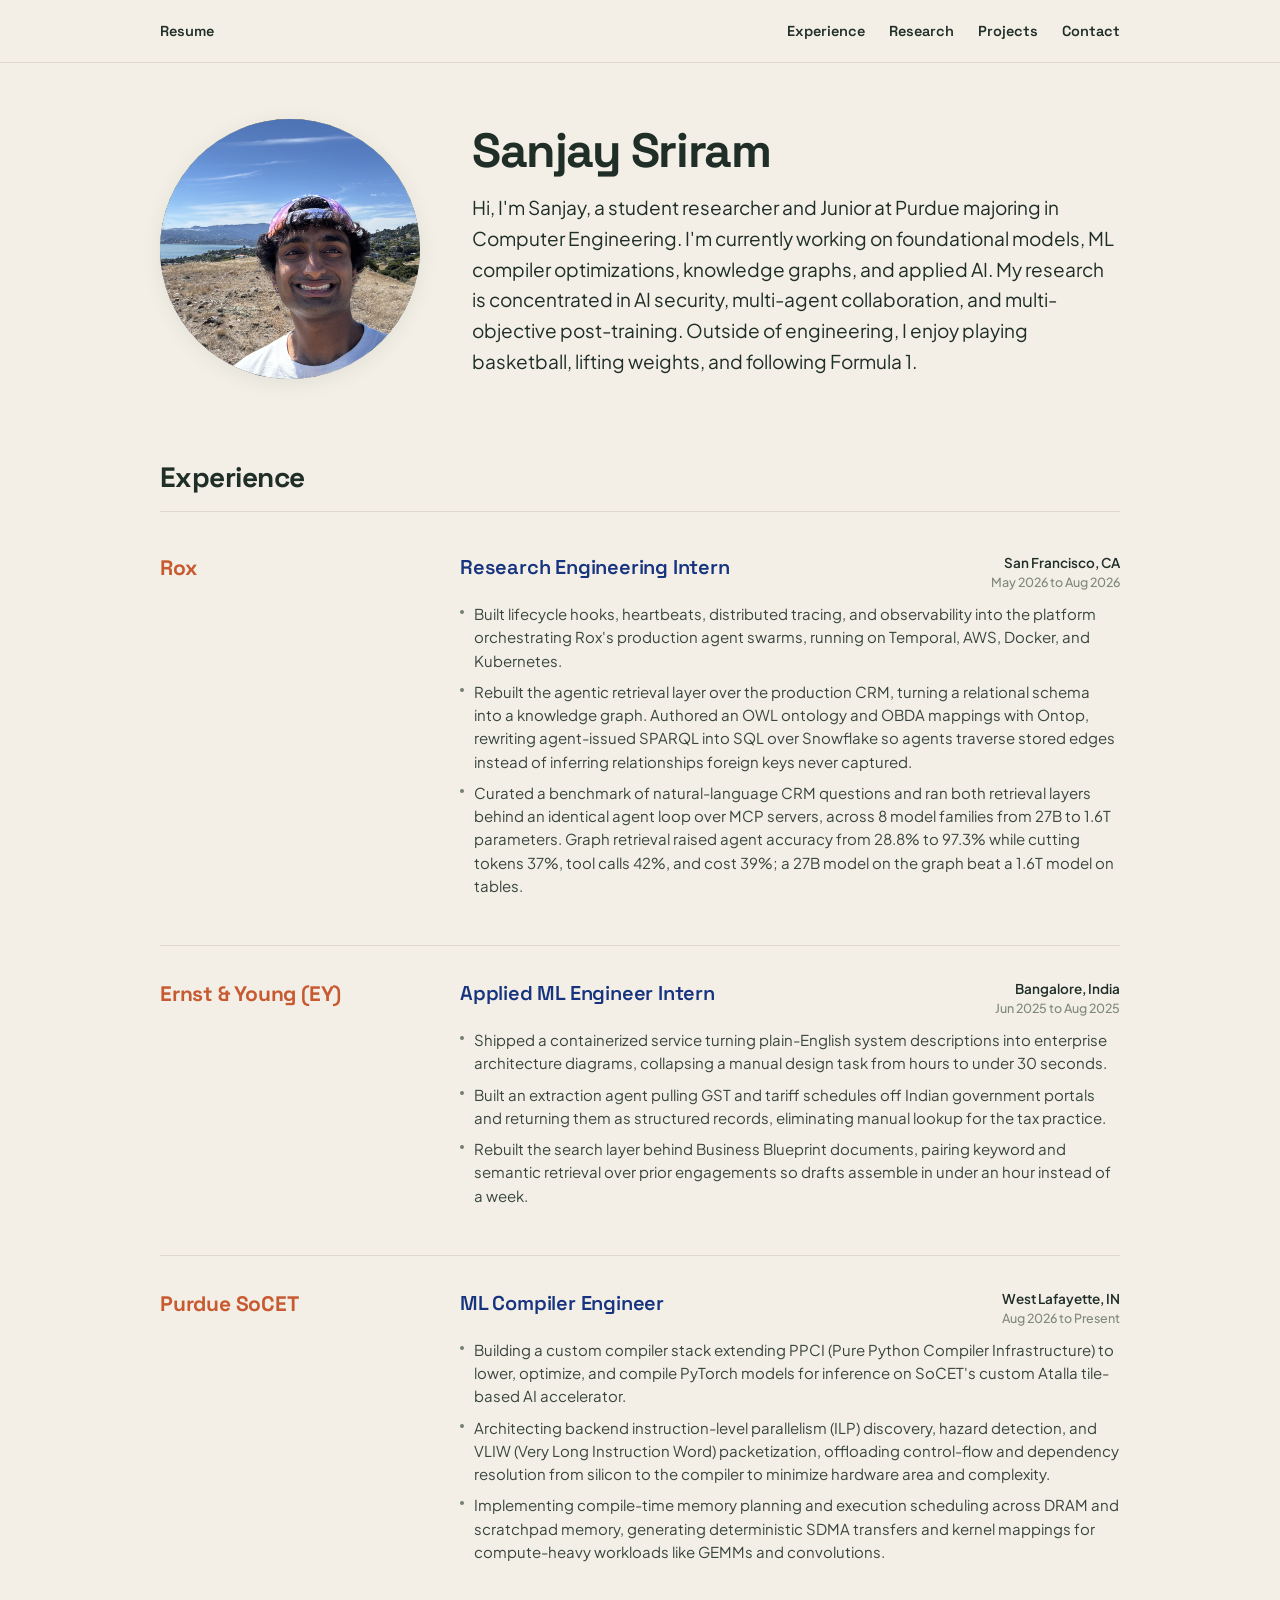
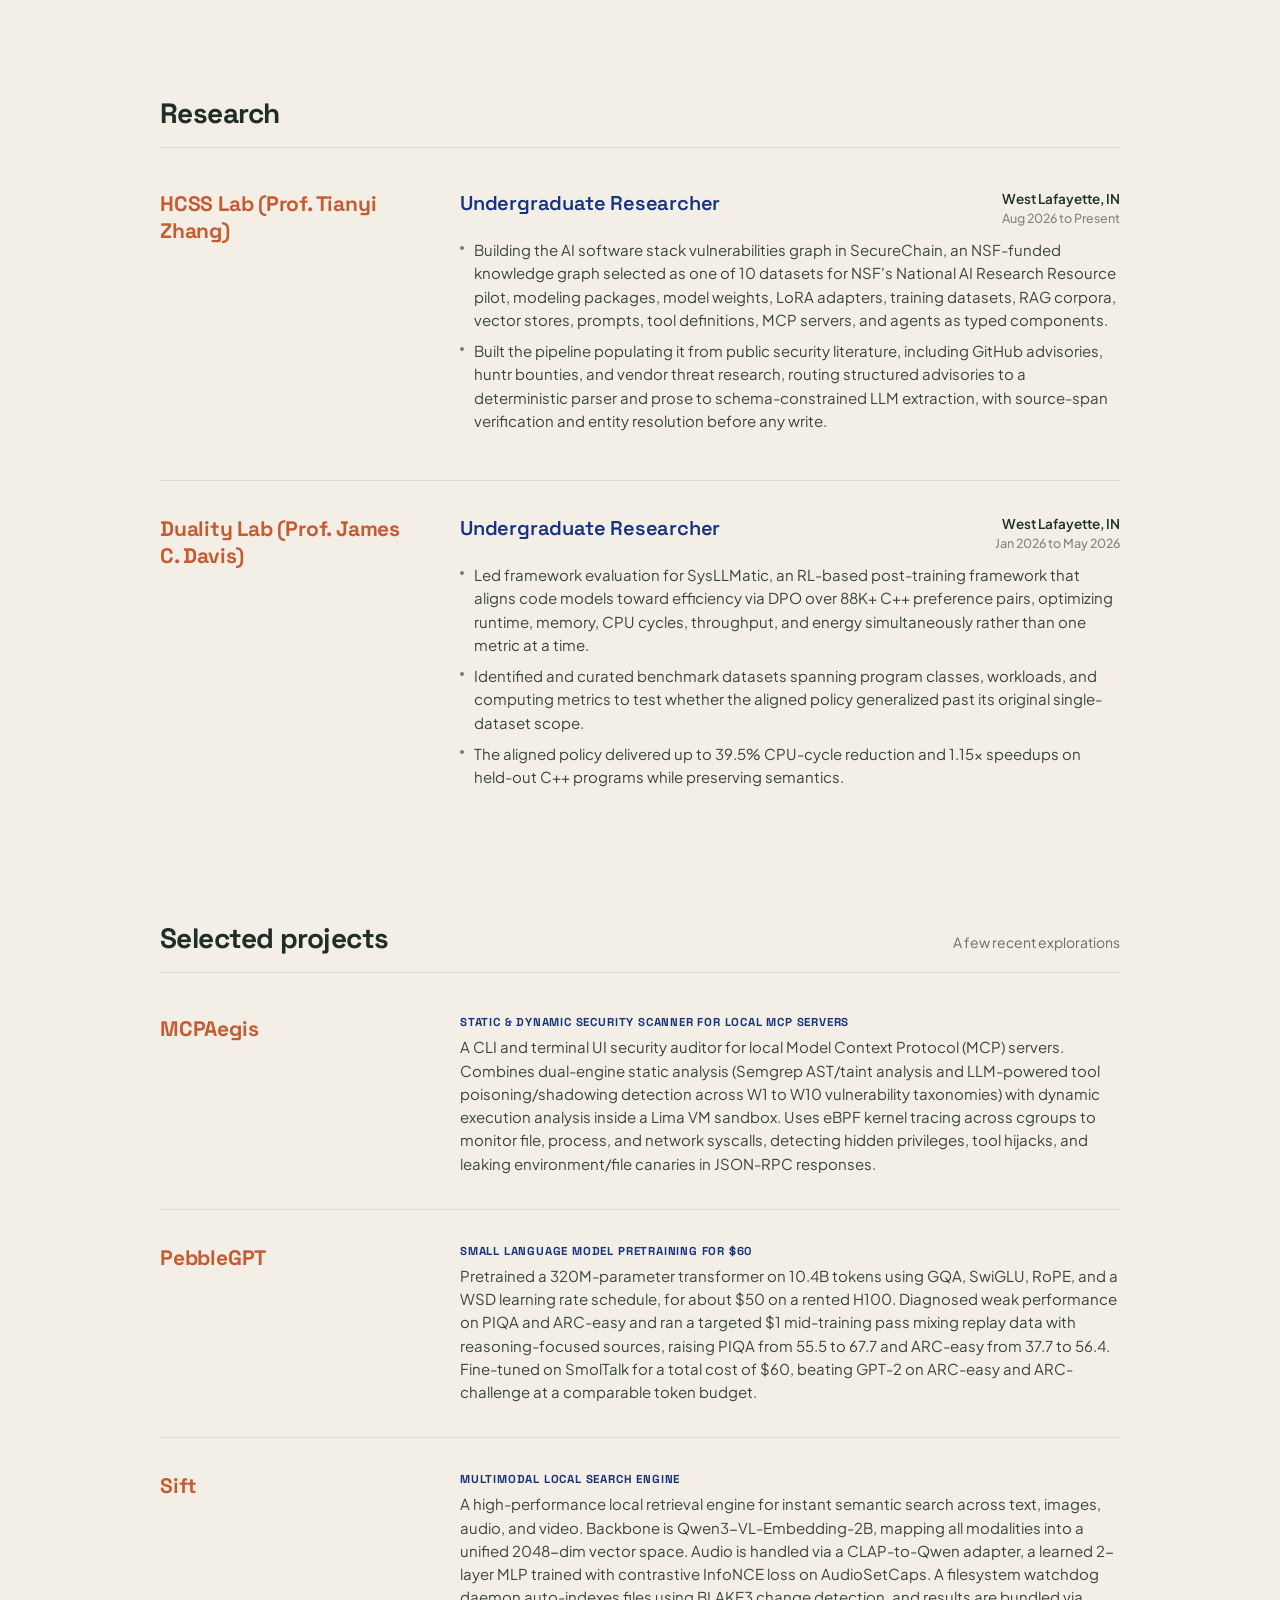
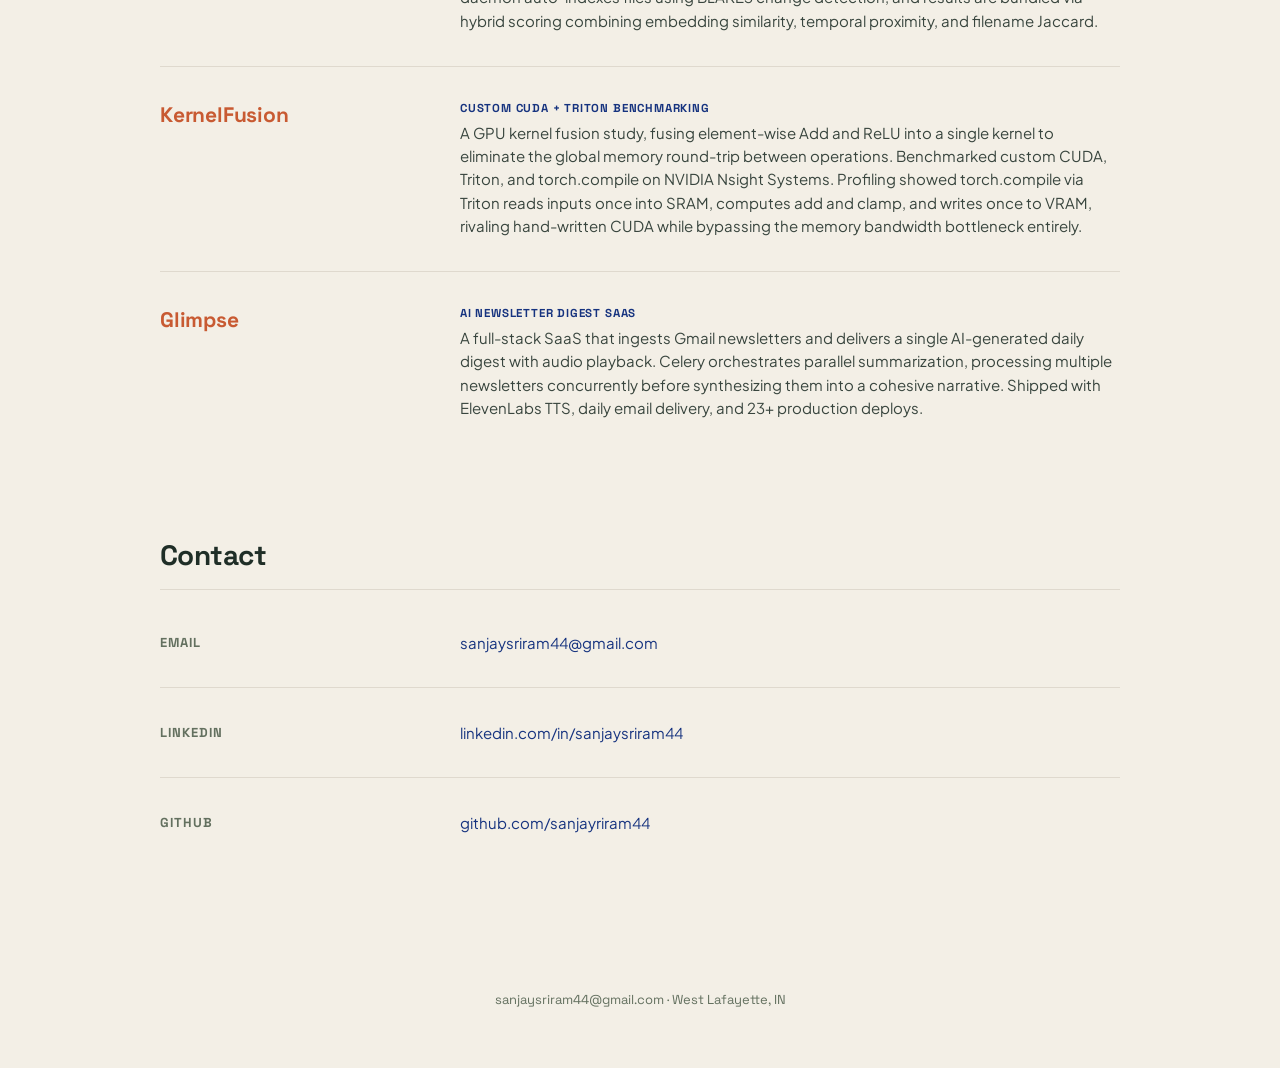
<file: index.html>
<!DOCTYPE html>
<html lang="en">
<head>
  <meta charset="UTF-8">
  <meta name="viewport" content="width=device-width, initial-scale=1.0">
  <title>Sanjay Sriram</title>
  <meta name="description" content="Sanjay Sriram. Applied ML Engineer & Student Researcher at Purdue building production AI systems, foundation models, ML compilers, and knowledge graphs.">
  <link rel="preconnect" href="https://fonts.googleapis.com">
  <link rel="preconnect" href="https://fonts.gstatic.com" crossorigin>
  <link href="https://fonts.googleapis.com/css2?family=Plus+Jakarta+Sans:ital,wght@0,400;0,500;0,600;0,700;1,400&family=Space+Grotesk:wght@500;600;700&display=swap" rel="stylesheet">
  <style>
    :root {
      --paper: #F3EFE6;
      --ink: #1F2E27;
      --ink-soft: #63705F;
      --line: #DFD9CE;

      /* Signature Navy Blue for Job Titles, Links & Kickers */
      --teal: #16337F;

      /* Burnt Terracotta Accent for Company Names, Lab Names & Project Names */
      --accent: #C85A32;

      --radius: 16px;
      --radius-pill: 999px;

      --font-heading: 'Space Grotesk', 'Module Grotesk', sans-serif;
      --font-body: 'Plus Jakarta Sans', 'Core Grotesk', -apple-system, BlinkMacSystemFont, 'Segoe UI', Roboto, sans-serif;
    }
    * { box-sizing: border-box; }
    html {
      scroll-behavior: smooth;
      scroll-padding-top: 80px;
    }
    body {
      margin: 0;
      background: var(--paper);
      color: var(--ink);
      font-family: var(--font-body);
      -webkit-font-smoothing: antialiased;
    }
    .container { max-width: 1040px; margin: 0 auto; padding: 0 40px; }
    h1, h2, h3 { font-family: var(--font-heading); margin: 0; color: var(--ink); }
    a { color: inherit; }
    p { margin: 0; }
    ul { margin: 0; padding: 0; list-style: none; }

    /* Sticky Nav: stays pinned at top with subtle backdrop blur */
    .topnav-wrap {
      position: sticky;
      top: 0;
      z-index: 1000;
      background: rgba(243, 239, 230, 0.92);
      backdrop-filter: blur(12px);
      -webkit-backdrop-filter: blur(12px);
      border-bottom: 1px solid var(--line);
    }
    .topnav {
      display: flex;
      justify-content: space-between;
      align-items: center;
      padding: 22px 0;
    }
    .navlinks {
      font-family: var(--font-heading);
      font-size: 14.5px;
      font-weight: 600;
      color: var(--ink);
      display: flex;
      align-items: center;
      gap: 24px;
    }
    .navlinks a {
      color: var(--ink);
      text-decoration: none;
      transition: color 0.15s ease, opacity 0.15s ease;
    }
    .navlinks a:hover {
      color: var(--accent);
      opacity: 0.8;
    }

    /* Hero: larger bio, balanced vertical proportions, no location tag */
    .hero {
      display: grid;
      grid-template-columns: 260px 1fr;
      gap: 52px;
      padding-top: 56px;
      padding-bottom: 80px;
      align-items: center;
    }
    .portrait {
      width: 260px;
      height: 260px;
      border-radius: 50%;
      object-fit: cover;
      display: block;
      box-shadow: 0 4px 20px rgba(31, 46, 39, 0.08);
    }
    .hero-right { padding-top: 4px; }
    .hero-right h1 {
      font-size: 48px;
      font-weight: 700;
      letter-spacing: -0.03em;
      line-height: 1.1;
      margin-bottom: 14px;
    }
    .hero-right .bio {
      font-family: var(--font-body);
      font-size: 19px;
      line-height: 1.62;
      max-width: 60ch;
      color: var(--ink);
    }

    section { margin-bottom: 84px; }
    .section-head {
      display: flex;
      justify-content: space-between;
      align-items: baseline;
      padding-bottom: 16px;
      border-bottom: 1px solid var(--line);
      margin-bottom: 8px;
    }
    .section-head h2 {
      font-size: 28px;
      font-weight: 700;
      letter-spacing: -0.02em;
    }
    .section-head .note {
      font-family: var(--font-body);
      font-size: 14px;
      color: var(--ink-soft);
    }

    /* Shared line-separated list item: used by Experience, Research, Projects, Contact */
    .line-item {
      display: grid;
      grid-template-columns: 260px 1fr;
      gap: 40px;
      padding: 34px 0;
      border-bottom: 1px solid var(--line);
    }
    .line-item:last-child { border-bottom: none; }

    /* Company and Lab names: 21px bold (same size / a bit bigger than 20px position title) in Accent color */
    .line-item .period {
      font-family: var(--font-heading);
      font-size: 21px;
      font-weight: 700;
      letter-spacing: -0.01em;
      color: var(--accent);
      line-height: 1.3;
    }
    .line-item .period a {
      font-size: inherit;
      color: var(--accent);
      text-decoration: none;
      transition: opacity 0.15s ease;
    }
    .line-item .period a:hover {
      text-decoration: underline;
      opacity: 0.85;
    }

    /* Role header row: job title on left, location & dates stacked on right */
    .role-header {
      display: flex;
      justify-content: space-between;
      align-items: flex-start;
      gap: 16px;
      margin-bottom: 12px;
    }

    /* Job titles in signature blue */
    .role-header h3 {
      font-family: var(--font-heading);
      font-size: 20px;
      font-weight: 600;
      letter-spacing: -0.01em;
      color: var(--teal);
      margin: 0;
    }

    /* Location with subtle date directly underneath, right-aligned */
    .role-meta {
      text-align: right;
      display: flex;
      flex-direction: column;
      align-items: flex-end;
      gap: 3px;
      flex-shrink: 0;
    }

    .role-meta .location {
      font-family: var(--font-body);
      font-size: 13.5px;
      font-weight: 600;
      color: var(--ink);
    }

    .role-meta .timing {
      font-family: var(--font-body);
      font-size: 12.5px;
      font-weight: 500;
      color: var(--ink-soft);
      opacity: 0.8;
    }

    .line-item ul {
      display: flex;
      flex-direction: column;
      gap: 8px;
      margin-bottom: 14px;
    }
    .line-item li {
      font-size: 15px;
      line-height: 1.55;
      color: var(--ink);
      opacity: 0.88;
      padding-left: 14px;
      position: relative;
    }
    .line-item li::before {
      content: "";
      position: absolute; left: 0; top: 8px;
      width: 4px; height: 4px; border-radius: 50%;
      background: var(--ink-soft);
    }
    .line-item .stat-line { font-size: 15px; color: var(--ink); opacity: 0.88; margin-bottom: 14px; }
    
    .tag-row { display: flex; gap: 8px; flex-wrap: wrap; }
    .tag-row span {
      font-family: var(--font-body);
      font-size: 12px;
      font-weight: 600;
      padding: 5px 12px;
      border-radius: var(--radius-pill);
      border: 1.3px solid;
      color: var(--ink-soft);
      border-color: var(--line);
      transition: all 0.15s ease;
    }
    .tag-row span:hover {
      border-color: var(--accent);
      color: var(--accent);
    }

    /* Projects: project names in 21px bold accent color linked to GitHub */
    #projects .line-item h3 {
      font-family: var(--font-heading);
      font-size: 21px;
      font-weight: 700;
      letter-spacing: -0.01em;
      color: var(--accent);
      line-height: 1.3;
      margin: 0;
    }
    #projects .line-item h3 a {
      font-size: inherit;
      color: var(--accent);
      text-decoration: none;
      transition: opacity 0.15s ease;
    }
    #projects .line-item h3 a:hover {
      text-decoration: underline;
      opacity: 0.85;
    }

    /* Summary titles / kickers in signature blue */
    .kicker {
      font-family: var(--font-heading);
      font-size: 11.5px;
      font-weight: 700;
      letter-spacing: 0.07em;
      text-transform: uppercase;
      color: var(--teal);
      margin-bottom: 6px;
    }
    .line-item .desc {
      font-size: 15px;
      line-height: 1.55;
      color: var(--ink);
      opacity: 0.88;
      margin-bottom: 0;
    }

    /* Contact Links: explicitly scoped to #contact */
    .contact-label {
      font-family: var(--font-heading);
      font-size: 13px;
      font-weight: 700;
      letter-spacing: 0.08em;
      color: var(--ink-soft);
      padding-top: 2px;
    }

    #contact .line-item a {
      font-size: 15px;
      color: var(--teal);
      text-decoration: none;
      transition: color 0.15s ease;
    }
    #contact .line-item a:hover {
      color: var(--accent);
      text-decoration: underline;
    }

    footer.page-footer {
      text-align: center;
      padding: 40px 0 60px;
      font-family: var(--font-heading);
      font-size: 13px;
      color: var(--ink-soft);
    }

    @media (max-width: 720px) {
      .topnav {
        padding: 16px 0;
      }
      .navlinks { gap: 16px; }
      .hero { grid-template-columns: 1fr; gap: 32px; padding-top: 36px; }
      .line-item { grid-template-columns: 1fr; gap: 16px; }
      .role-header { flex-direction: column; align-items: flex-start; gap: 4px; }
      .role-meta { text-align: left; align-items: flex-start; }
      .nav-right { display: none; }
    }
  </style>
</head>
<body>
  <header class="topnav-wrap">
    <div class="container">
      <nav class="topnav">
        <div class="nav-left navlinks">
          <a href="resume.pdf" target="_blank" rel="noopener noreferrer">Resume</a>
        </div>
        <div class="nav-right navlinks">
          <a href="#experience">Experience</a>
          <a href="#research">Research</a>
          <a href="#projects">Projects</a>
          <a href="#contact">Contact</a>
        </div>
      </nav>
    </div>
  </header>

  <div class="container">
    <div class="hero">
      <img src="profile.jpg" alt="Sanjay Sriram" class="portrait">
      <div class="hero-right">
        <h1>Sanjay Sriram</h1>
        <p class="bio">Hi, I'm Sanjay, a student researcher and Junior at Purdue majoring in Computer Engineering. I'm currently working on foundational models, ML compiler optimizations, knowledge graphs, and applied AI. My research is concentrated in AI security, multi-agent collaboration, and multi-objective post-training. Outside of engineering, I enjoy playing basketball, lifting weights, and following Formula 1.</p>
      </div>
    </div>

    <section id="experience">
      <div class="section-head"><h2>Experience</h2></div>

      <div class="line-item">
        <div class="period"><a href="https://www.rox.com/" target="_blank" rel="noopener noreferrer">Rox</a></div>
        <div>
          <div class="role-header">
            <h3>Research Engineering Intern</h3>
            <div class="role-meta">
              <div class="location">San Francisco, CA</div>
              <div class="timing">May 2026 to Aug 2026</div>
            </div>
          </div>
          <ul>
            <li>Built lifecycle hooks, heartbeats, distributed tracing, and observability into the platform orchestrating Rox's production agent swarms, running on Temporal, AWS, Docker, and Kubernetes.</li>
            <li>Rebuilt the agentic retrieval layer over the production CRM, turning a relational schema into a knowledge graph. Authored an OWL ontology and OBDA mappings with Ontop, rewriting agent-issued SPARQL into SQL over Snowflake so agents traverse stored edges instead of inferring relationships foreign keys never captured.</li>
            <li>Curated a benchmark of natural-language CRM questions and ran both retrieval layers behind an identical agent loop over MCP servers, across 8 model families from 27B to 1.6T parameters. Graph retrieval raised agent accuracy from 28.8% to 97.3% while cutting tokens 37%, tool calls 42%, and cost 39%; a 27B model on the graph beat a 1.6T model on tables.</li>
          </ul>
        </div>
      </div>

      <div class="line-item">
        <div class="period"><a href="https://www.ey.com/en_us" target="_blank" rel="noopener noreferrer">Ernst &amp; Young (EY)</a></div>
        <div>
          <div class="role-header">
            <h3>Applied ML Engineer Intern</h3>
            <div class="role-meta">
              <div class="location">Bangalore, India</div>
              <div class="timing">Jun 2025 to Aug 2025</div>
            </div>
          </div>
          <ul>
            <li>Shipped a containerized service turning plain-English system descriptions into enterprise architecture diagrams, collapsing a manual design task from hours to under 30 seconds.</li>
            <li>Built an extraction agent pulling GST and tariff schedules off Indian government portals and returning them as structured records, eliminating manual lookup for the tax practice.</li>
            <li>Rebuilt the search layer behind Business Blueprint documents, pairing keyword and semantic retrieval over prior engagements so drafts assemble in under an hour instead of a week.</li>
          </ul>
        </div>
      </div>

      <div class="line-item">
        <div class="period"><a href="https://engineering.purdue.edu/SoC-Team" target="_blank" rel="noopener noreferrer">Purdue SoCET</a></div>
        <div>
          <div class="role-header">
            <h3>ML Compiler Engineer</h3>
            <div class="role-meta">
              <div class="location">West Lafayette, IN</div>
              <div class="timing">Aug 2026 to Present</div>
            </div>
          </div>
          <ul>
            <li>Building a custom compiler stack extending PPCI (Pure Python Compiler Infrastructure) to lower, optimize, and compile PyTorch models for inference on SoCET's custom Atalla tile-based AI accelerator.</li>
            <li>Architecting backend instruction-level parallelism (ILP) discovery, hazard detection, and VLIW (Very Long Instruction Word) packetization, offloading control-flow and dependency resolution from silicon to the compiler to minimize hardware area and complexity.</li>
            <li>Implementing compile-time memory planning and execution scheduling across DRAM and scratchpad memory, generating deterministic SDMA transfers and kernel mappings for compute-heavy workloads like GEMMs and convolutions.</li>
          </ul>
        </div>
      </div>
    </section>

    <section id="research">
      <div class="section-head"><h2>Research</h2></div>

      <div class="line-item research-item">
        <div class="period"><a href="https://tianyi-zhang.github.io/" target="_blank" rel="noopener noreferrer">HCSS Lab (Prof. Tianyi Zhang)</a></div>
        <div>
          <div class="role-header">
            <h3>Undergraduate Researcher</h3>
            <div class="role-meta">
              <div class="location">West Lafayette, IN</div>
              <div class="timing">Aug 2026 to Present</div>
            </div>
          </div>
          <ul>
            <li>Building the AI software stack vulnerabilities graph in SecureChain, an NSF-funded knowledge graph selected as one of 10 datasets for NSF's National AI Research Resource pilot, modeling packages, model weights, LoRA adapters, training datasets, RAG corpora, vector stores, prompts, tool definitions, MCP servers, and agents as typed components.</li>
            <li>Built the pipeline populating it from public security literature, including GitHub advisories, huntr bounties, and vendor threat research, routing structured advisories to a deterministic parser and prose to schema-constrained LLM extraction, with source-span verification and entity resolution before any write.</li>
          </ul>
        </div>
      </div>

      <div class="line-item research-item">
        <div class="period"><a href="https://davisjam.github.io/" target="_blank" rel="noopener noreferrer">Duality Lab (Prof. James C. Davis)</a></div>
        <div>
          <div class="role-header">
            <h3>Undergraduate Researcher</h3>
            <div class="role-meta">
              <div class="location">West Lafayette, IN</div>
              <div class="timing">Jan 2026 to May 2026</div>
            </div>
          </div>
          <ul>
            <li>Led framework evaluation for SysLLMatic, an RL-based post-training framework that aligns code models toward efficiency via DPO over 88K+ C++ preference pairs, optimizing runtime, memory, CPU cycles, throughput, and energy simultaneously rather than one metric at a time.</li>
            <li>Identified and curated benchmark datasets spanning program classes, workloads, and computing metrics to test whether the aligned policy generalized past its original single-dataset scope.</li>
            <li>The aligned policy delivered up to 39.5% CPU-cycle reduction and 1.15x speedups on held-out C++ programs while preserving semantics.</li>
          </ul>
        </div>
      </div>
    </section>

    <section id="projects">
      <div class="section-head">
        <h2>Selected projects</h2>
        <span class="note">A few recent explorations</span>
      </div>

      <div class="line-item">
        <div>
          <h3><a href="https://github.com/sanjayriram44/MCPAegis" target="_blank" rel="noopener noreferrer">MCPAegis</a></h3>
        </div>
        <div>
          <div class="kicker">Static &amp; Dynamic Security Scanner for Local MCP Servers</div>
          <p class="desc">A CLI and terminal UI security auditor for local Model Context Protocol (MCP) servers. Combines dual-engine static analysis (Semgrep AST/taint analysis and LLM-powered tool poisoning/shadowing detection across W1 to W10 vulnerability taxonomies) with dynamic execution analysis inside a Lima VM sandbox. Uses eBPF kernel tracing across cgroups to monitor file, process, and network syscalls, detecting hidden privileges, tool hijacks, and leaking environment/file canaries in JSON-RPC responses.</p>
        </div>
      </div>

      <div class="line-item">
        <div>
          <h3><a href="https://github.com/sanjayriram44/PebbleGPT" target="_blank" rel="noopener noreferrer">PebbleGPT</a></h3>
        </div>
        <div>
          <div class="kicker">Small Language Model Pretraining for $60</div>
          <p class="desc">Pretrained a 320M-parameter transformer on 10.4B tokens using GQA, SwiGLU, RoPE, and a WSD learning rate schedule, for about $50 on a rented H100. Diagnosed weak performance on PIQA and ARC-easy and ran a targeted $1 mid-training pass mixing replay data with reasoning-focused sources, raising PIQA from 55.5 to 67.7 and ARC-easy from 37.7 to 56.4. Fine-tuned on SmolTalk for a total cost of $60, beating GPT-2 on ARC-easy and ARC-challenge at a comparable token budget.</p>
        </div>
      </div>

      <div class="line-item">
        <div>
          <h3><a href="https://github.com/akkshay0107/sift" target="_blank" rel="noopener noreferrer">Sift</a></h3>
        </div>
        <div>
          <div class="kicker">Multimodal Local Search Engine</div>
          <p class="desc">A high-performance local retrieval engine for instant semantic search across text, images, audio, and video. Backbone is Qwen3-VL-Embedding-2B, mapping all modalities into a unified 2048-dim vector space. Audio is handled via a CLAP-to-Qwen adapter, a learned 2-layer MLP trained with contrastive InfoNCE loss on AudioSetCaps. A filesystem watchdog daemon auto-indexes files using BLAKE3 change detection, and results are bundled via hybrid scoring combining embedding similarity, temporal proximity, and filename Jaccard.</p>
        </div>
      </div>

      <div class="line-item">
        <div>
          <h3><a href="https://github.com/sanjayriram44/KernelFusion" target="_blank" rel="noopener noreferrer">KernelFusion</a></h3>
        </div>
        <div>
          <div class="kicker">Custom CUDA + Triton Benchmarking</div>
          <p class="desc">A GPU kernel fusion study, fusing element-wise Add and ReLU into a single kernel to eliminate the global memory round-trip between operations. Benchmarked custom CUDA, Triton, and torch.compile on NVIDIA Nsight Systems. Profiling showed torch.compile via Triton reads inputs once into SRAM, computes add and clamp, and writes once to VRAM, rivaling hand-written CUDA while bypassing the memory bandwidth bottleneck entirely.</p>
        </div>
      </div>

      <div class="line-item">
        <div>
          <h3><a href="https://github.com/sanjayriram44/glimpse" target="_blank" rel="noopener noreferrer">Glimpse</a></h3>
        </div>
        <div>
          <div class="kicker">AI Newsletter Digest SaaS</div>
          <p class="desc">A full-stack SaaS that ingests Gmail newsletters and delivers a single AI-generated daily digest with audio playback. Celery orchestrates parallel summarization, processing multiple newsletters concurrently before synthesizing them into a cohesive narrative. Shipped with ElevenLabs TTS, daily email delivery, and 23+ production deploys.</p>
        </div>
      </div>
    </section>

    <section id="contact">
      <div class="section-head"><h2>Contact</h2></div>
      <div class="line-item">
        <div class="contact-label">EMAIL</div>
        <div><a href="mailto:sanjaysriram44@gmail.com">sanjaysriram44@gmail.com</a></div>
      </div>
      <div class="line-item">
        <div class="contact-label">LINKEDIN</div>
        <div><a href="https://www.linkedin.com/in/sanjaysriram44/" target="_blank" rel="noopener noreferrer">linkedin.com/in/sanjaysriram44</a></div>
      </div>
      <div class="line-item">
        <div class="contact-label">GITHUB</div>
        <div><a href="https://github.com/sanjayriram44" target="_blank" rel="noopener noreferrer">github.com/sanjayriram44</a></div>
      </div>
    </section>

    <footer class="page-footer">sanjaysriram44@gmail.com · West Lafayette, IN</footer>
  </div>
</body>
</html>
</file>
